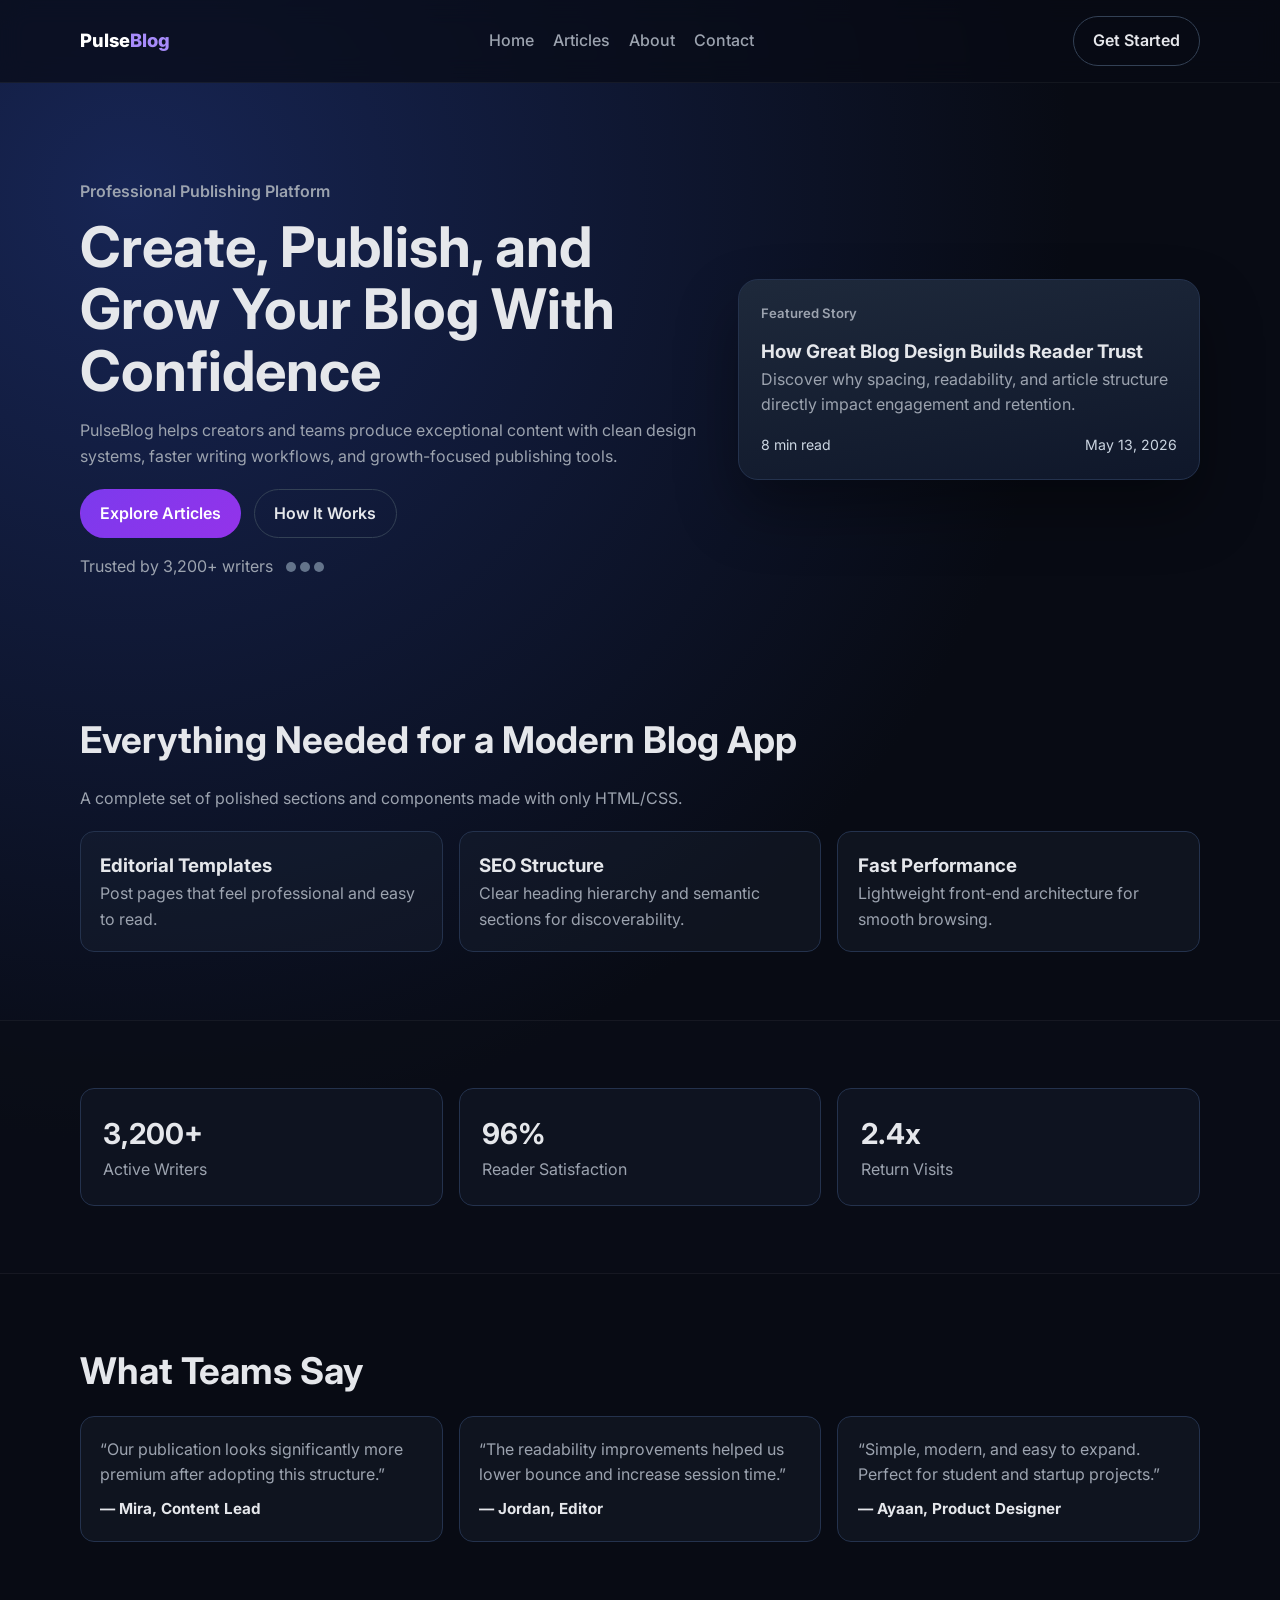
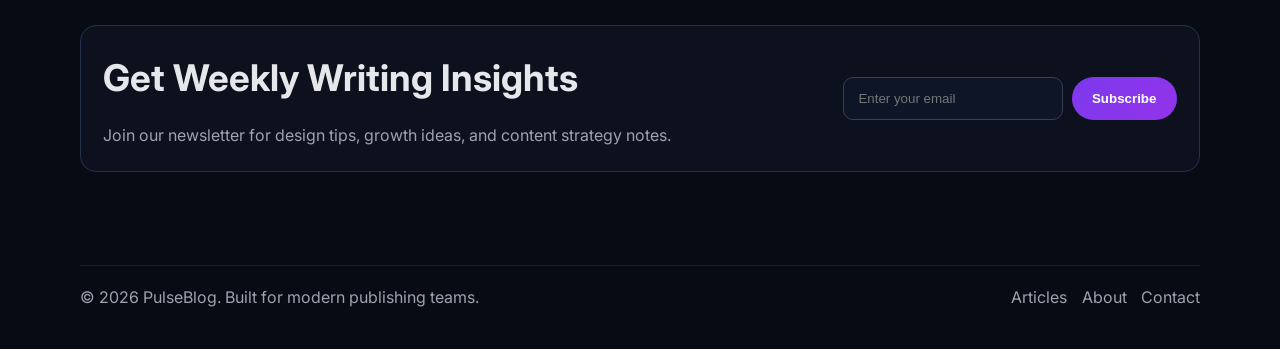
<file: index.html>
<!DOCTYPE html>
<html lang="en">
<head>
  <meta charset="UTF-8" />
  <meta name="viewport" content="width=device-width, initial-scale=1.0" />
  <title>PulseBlog — Modern Blog App Landing Page</title>
  <link rel="preconnect" href="https://fonts.googleapis.com">
  <link rel="preconnect" href="https://fonts.gstatic.com" crossorigin>
  <link href="https://fonts.googleapis.com/css2?family=Inter:wght@400;500;600;700;800&display=swap" rel="stylesheet">
  <link rel="stylesheet" href="style.css" />
</head>
<body>
  <header class="topbar">
    <div class="container nav-wrap">
      <a class="logo" href="index.html">Pulse<span>Blog</span></a>
      <nav class="nav-links">
        <a class="active-link" href="index.html">Home</a>
        <a href="blog.html">Articles</a>
        <a href="about.html">About</a>
        <a href="contact.html">Contact</a>
      </nav>
      <a href="contact.html" class="btn btn-outline">Get Started</a>
    </div>
  </header>

  <main>
    <section class="hero">
      <div class="container hero-grid">
        <div>
          <p class="eyebrow">Professional Publishing Platform</p>
          <h1>Create, Publish, and Grow Your Blog With Confidence</h1>
          <p>PulseBlog helps creators and teams produce exceptional content with clean design systems, faster writing workflows, and growth-focused publishing tools.</p>
          <div class="hero-actions">
            <a href="blog.html" class="btn btn-primary">Explore Articles</a>
            <a href="about.html" class="btn btn-ghost">How It Works</a>
          </div>
          <div class="trust-row">
            <span>Trusted by 3,200+ writers</span>
            <div class="dot-list"><span></span><span></span><span></span></div>
          </div>
        </div>

        <article class="hero-panel">
          <p class="eyebrow small">Featured Story</p>
          <h3>How Great Blog Design Builds Reader Trust</h3>
          <p>Discover why spacing, readability, and article structure directly impact engagement and retention.</p>
          <div class="meta-row"><span>8 min read</span><span>May 13, 2026</span></div>
        </article>
      </div>
    </section>

    <section class="section">
      <div class="container">
        <h2>Everything Needed for a Modern Blog App</h2>
        <p class="section-sub">A complete set of polished sections and components made with only HTML/CSS.</p>
        <div class="features-grid">
          <article class="feature-card"><h3>Editorial Templates</h3><p>Post pages that feel professional and easy to read.</p></article>
          <article class="feature-card"><h3>SEO Structure</h3><p>Clear heading hierarchy and semantic sections for discoverability.</p></article>
          <article class="feature-card"><h3>Fast Performance</h3><p>Lightweight front-end architecture for smooth browsing.</p></article>
        </div>
      </div>
    </section>

    <section class="section muted">
      <div class="container stats-grid">
        <div><strong>3,200+</strong><span>Active Writers</span></div>
        <div><strong>96%</strong><span>Reader Satisfaction</span></div>
        <div><strong>2.4x</strong><span>Return Visits</span></div>
      </div>
    </section>

    <section class="section">
      <div class="container testimonials">
        <h2>What Teams Say</h2>
        <div class="cards-3">
          <article class="quote-card"><p>“Our publication looks significantly more premium after adopting this structure.”</p><h4>— Mira, Content Lead</h4></article>
          <article class="quote-card"><p>“The readability improvements helped us lower bounce and increase session time.”</p><h4>— Jordan, Editor</h4></article>
          <article class="quote-card"><p>“Simple, modern, and easy to expand. Perfect for student and startup projects.”</p><h4>— Ayaan, Product Designer</h4></article>
        </div>
      </div>
    </section>

    <section class="section newsletter-wrap">
      <div class="container newsletter">
        <div>
          <h2>Get Weekly Writing Insights</h2>
          <p>Join our newsletter for design tips, growth ideas, and content strategy notes.</p>
        </div>
        <form class="newsletter-form">
          <input type="email" placeholder="Enter your email" />
          <button type="button" class="btn btn-primary">Subscribe</button>
        </form>
      </div>
    </section>
  </main>

  <footer class="footer">
    <div class="container footer-wrap">
      <p>© 2026 PulseBlog. Built for modern publishing teams.</p>
      <div class="footer-links">
        <a href="blog.html">Articles</a>
        <a href="about.html">About</a>
        <a href="contact.html">Contact</a>
      </div>
    </div>
  </footer>
</body>
</html>
</file>
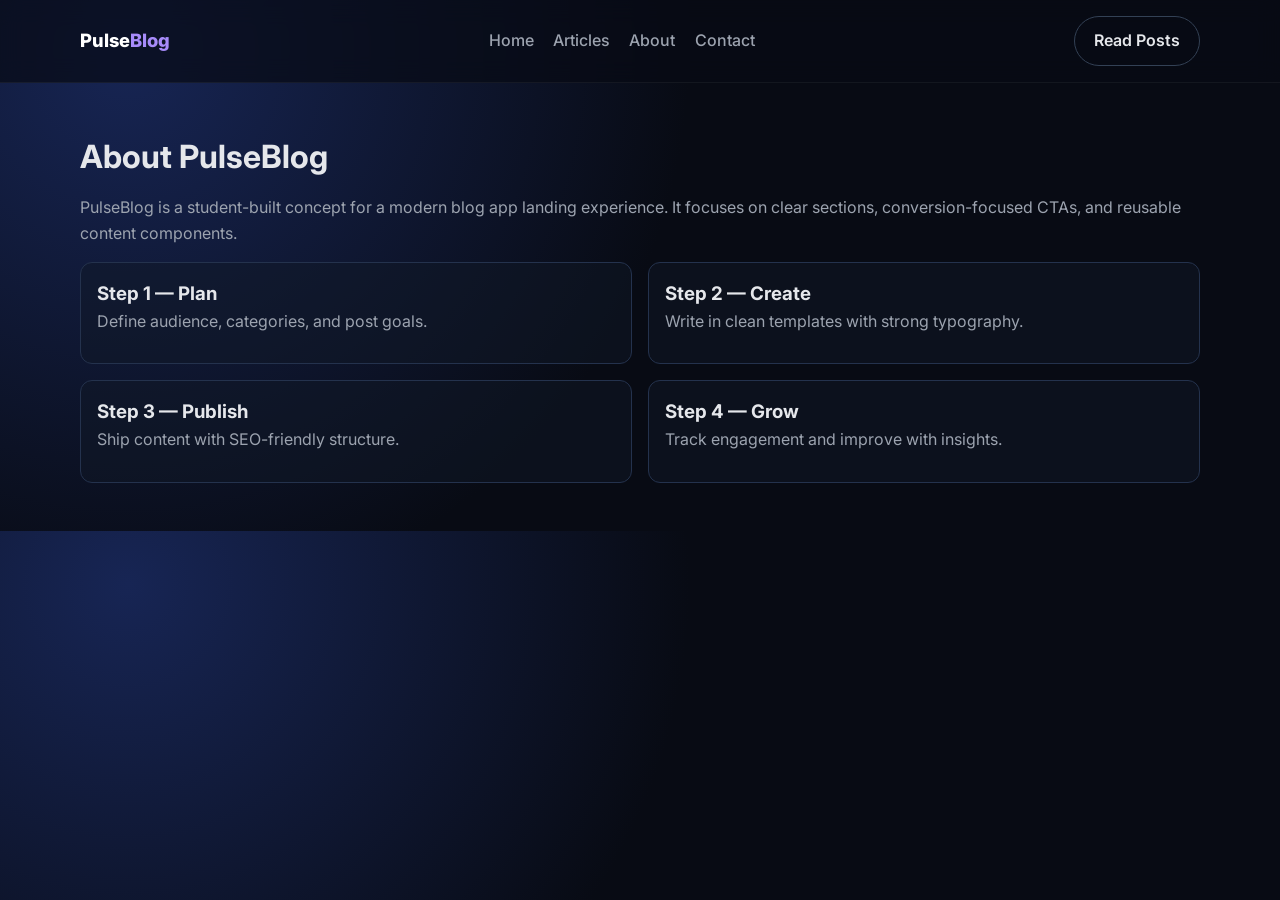
<file: about.html>
<!DOCTYPE html>
<html lang="en">
<head><meta charset="UTF-8" /><meta name="viewport" content="width=device-width, initial-scale=1.0" /><title>PulseBlog — About</title><link rel="preconnect" href="https://fonts.googleapis.com"><link rel="preconnect" href="https://fonts.gstatic.com" crossorigin><link href="https://fonts.googleapis.com/css2?family=Inter:wght@400;500;600;700;800&display=swap" rel="stylesheet"><link rel="stylesheet" href="style.css" /></head>
<body>
<header class="topbar"><div class="container nav-wrap"><a class="logo" href="index.html">Pulse<span>Blog</span></a><nav class="nav-links"><a href="index.html">Home</a><a href="blog.html">Articles</a><a class="active-link" href="about.html">About</a><a href="contact.html">Contact</a></nav><a href="blog.html" class="btn btn-outline">Read Posts</a></div></header>
<main class="container simple-page"><h1>About PulseBlog</h1><p>PulseBlog is a student-built concept for a modern blog app landing experience. It focuses on clear sections, conversion-focused CTAs, and reusable content components.</p><section class="timeline"><article><h3>Step 1 — Plan</h3><p>Define audience, categories, and post goals.</p></article><article><h3>Step 2 — Create</h3><p>Write in clean templates with strong typography.</p></article><article><h3>Step 3 — Publish</h3><p>Ship content with SEO-friendly structure.</p></article><article><h3>Step 4 — Grow</h3><p>Track engagement and improve with insights.</p></article></section></main>
</body>
</html>
</file>
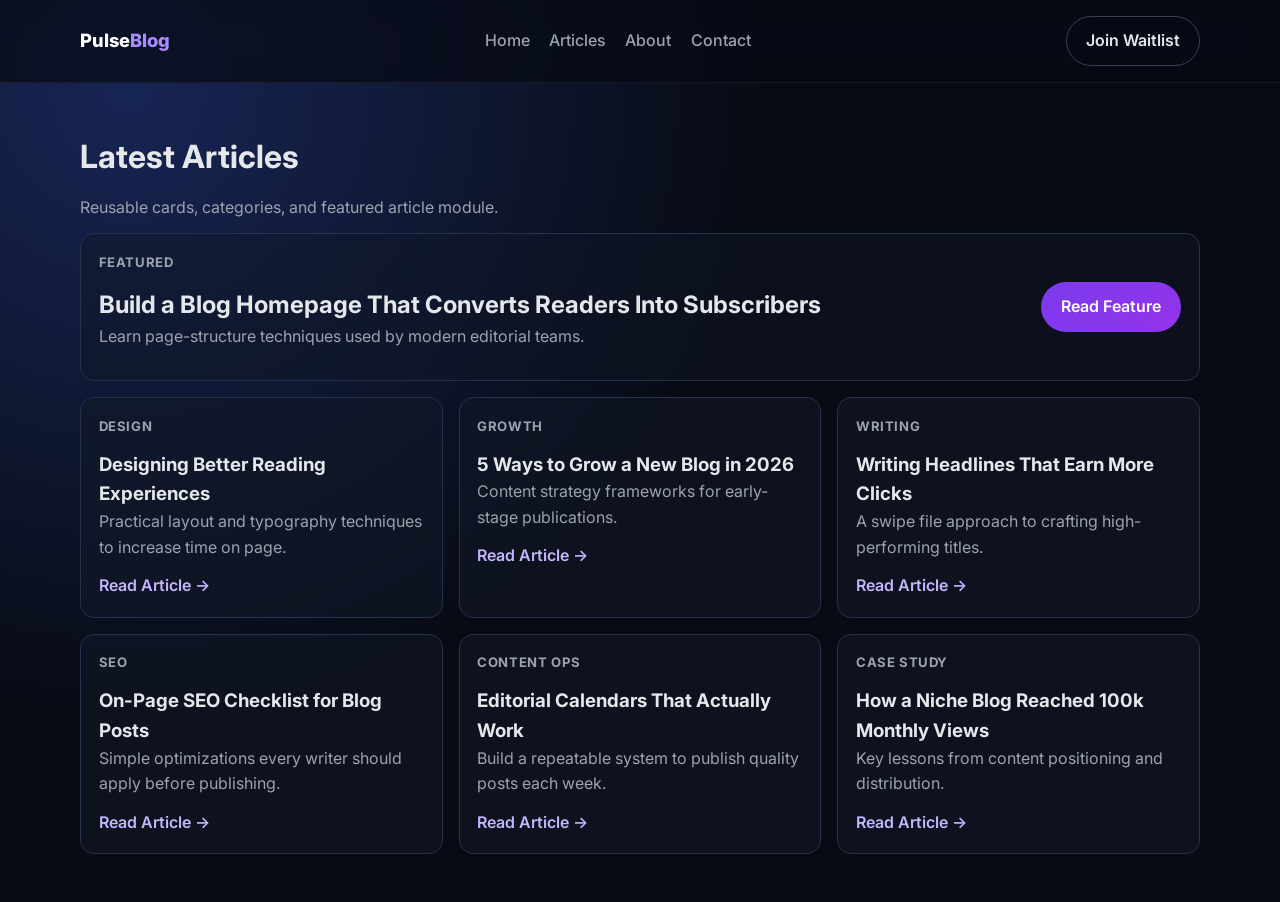
<file: blog.html>
<!DOCTYPE html>
<html lang="en">
<head>
  <meta charset="UTF-8" />
  <meta name="viewport" content="width=device-width, initial-scale=1.0" />
  <title>PulseBlog — Articles</title>
  <link rel="preconnect" href="https://fonts.googleapis.com">
  <link rel="preconnect" href="https://fonts.gstatic.com" crossorigin>
  <link href="https://fonts.googleapis.com/css2?family=Inter:wght@400;500;600;700;800&display=swap" rel="stylesheet">
  <link rel="stylesheet" href="style.css" />
</head>
<body>
  <header class="topbar">
    <div class="container nav-wrap">
      <a class="logo" href="index.html">Pulse<span>Blog</span></a>
      <nav class="nav-links">
        <a href="index.html">Home</a>
        <a class="active-link" href="blog.html">Articles</a>
        <a href="about.html">About</a>
        <a href="contact.html">Contact</a>
      </nav>
      <a href="contact.html" class="btn btn-outline">Join Waitlist</a>
    </div>
  </header>

  <main class="container simple-page">
    <h1>Latest Articles</h1>
    <p class="intro">Reusable cards, categories, and featured article module.</p>

    <section class="featured-post">
      <div>
        <p class="tag">Featured</p>
        <h2>Build a Blog Homepage That Converts Readers Into Subscribers</h2>
        <p>Learn page-structure techniques used by modern editorial teams.</p>
      </div>
      <a href="#" class="btn btn-primary">Read Feature</a>
    </section>

    <section class="posts-grid">
      <article class="post-card"><p class="tag">Design</p><h3>Designing Better Reading Experiences</h3><p>Practical layout and typography techniques to increase time on page.</p><a href="#">Read Article →</a></article>
      <article class="post-card"><p class="tag">Growth</p><h3>5 Ways to Grow a New Blog in 2026</h3><p>Content strategy frameworks for early-stage publications.</p><a href="#">Read Article →</a></article>
      <article class="post-card"><p class="tag">Writing</p><h3>Writing Headlines That Earn More Clicks</h3><p>A swipe file approach to crafting high-performing titles.</p><a href="#">Read Article →</a></article>
      <article class="post-card"><p class="tag">SEO</p><h3>On-Page SEO Checklist for Blog Posts</h3><p>Simple optimizations every writer should apply before publishing.</p><a href="#">Read Article →</a></article>
      <article class="post-card"><p class="tag">Content Ops</p><h3>Editorial Calendars That Actually Work</h3><p>Build a repeatable system to publish quality posts each week.</p><a href="#">Read Article →</a></article>
      <article class="post-card"><p class="tag">Case Study</p><h3>How a Niche Blog Reached 100k Monthly Views</h3><p>Key lessons from content positioning and distribution.</p><a href="#">Read Article →</a></article>
    </section>
  </main>
</body>
</html>
</file>
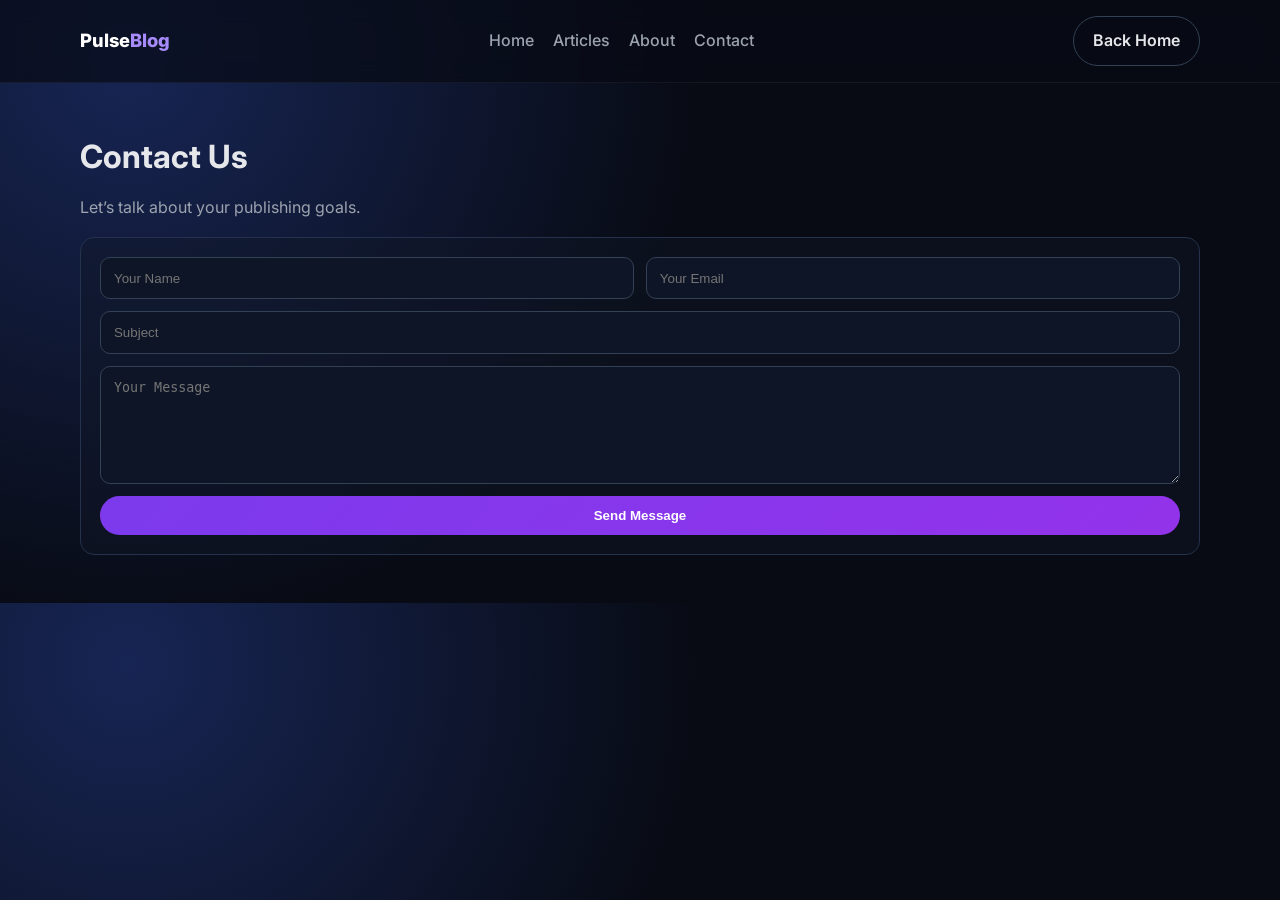
<file: contact.html>
<!DOCTYPE html>
<html lang="en">
<head><meta charset="UTF-8" /><meta name="viewport" content="width=device-width, initial-scale=1.0" /><title>PulseBlog — Contact</title><link rel="preconnect" href="https://fonts.googleapis.com"><link rel="preconnect" href="https://fonts.gstatic.com" crossorigin><link href="https://fonts.googleapis.com/css2?family=Inter:wght@400;500;600;700;800&display=swap" rel="stylesheet"><link rel="stylesheet" href="style.css" /></head>
<body>
<header class="topbar"><div class="container nav-wrap"><a class="logo" href="index.html">Pulse<span>Blog</span></a><nav class="nav-links"><a href="index.html">Home</a><a href="blog.html">Articles</a><a href="about.html">About</a><a class="active-link" href="contact.html">Contact</a></nav><a href="index.html" class="btn btn-outline">Back Home</a></div></header>
<main class="container simple-page"><h1>Contact Us</h1><p>Let’s talk about your publishing goals.</p><form class="contact-form"><div class="input-grid"><input type="text" placeholder="Your Name"><input type="email" placeholder="Your Email"></div><input type="text" placeholder="Subject"><textarea rows="6" placeholder="Your Message"></textarea><button type="button" class="btn btn-primary">Send Message</button></form></main>
</body>
</html>
</file>
<file: style.css>
:root{--bg:#080b14;--text:#e5e7eb;--muted:#9ca3af;--primary:#7c3aed;--primary-2:#9333ea;--line:#24324d;--white:#fff}
*{margin:0;padding:0;box-sizing:border-box}
body{font-family:'Inter',sans-serif;background:radial-gradient(circle at 10% 10%,#172554 0%,var(--bg) 45%);color:var(--text);line-height:1.6}
.container{width:min(1120px,92%);margin:0 auto}
.topbar{position:sticky;top:0;z-index:50;backdrop-filter:blur(12px);background:rgba(8,11,20,.7);border-bottom:1px solid rgba(255,255,255,.05)}
.nav-wrap{display:flex;align-items:center;justify-content:space-between;padding:1rem 0;gap:1rem}.logo{font-weight:800;font-size:1.15rem;text-decoration:none;color:var(--white)}.logo span{color:#a78bfa}.nav-links{display:flex;gap:1.2rem;flex-wrap:wrap}.nav-links a{color:var(--muted);text-decoration:none;font-weight:500}.nav-links a:hover,.active-link{color:var(--white)}
.btn{border:1px solid transparent;border-radius:999px;padding:.7rem 1.2rem;text-decoration:none;font-weight:600;transition:.25s;display:inline-flex;align-items:center;justify-content:center;cursor:pointer}.btn-primary{background:linear-gradient(135deg,var(--primary),var(--primary-2));color:var(--white)}.btn-primary:hover{filter:brightness(1.08);transform:translateY(-1px)}.btn-outline{border-color:#334155;color:var(--text)}.btn-outline:hover,.btn-ghost:hover{border-color:#64748b;background:rgba(255,255,255,.03)}.btn-ghost{color:var(--text);border-color:#334155}
.hero{padding:6rem 0 4rem}.hero-grid{display:grid;grid-template-columns:1.15fr .85fr;gap:2rem;align-items:center}.eyebrow{color:#a78bfa;font-weight:600;margin-bottom:.8rem}.eyebrow.small{font-size:.82rem}.hero h1{font-size:clamp(2rem,5vw,3.5rem);line-height:1.1;margin-bottom:1rem}.hero p{color:var(--muted)}.hero-actions{margin-top:1.2rem;display:flex;gap:.8rem;flex-wrap:wrap}.trust-row{margin-top:1rem;display:flex;align-items:center;gap:.8rem;color:var(--muted)}.dot-list span{display:inline-block;width:10px;height:10px;border-radius:50%;background:#64748b;margin-right:4px}
.hero-panel{background:linear-gradient(170deg,#1e293b 0%,#0f172a 100%);border:1px solid var(--line);border-radius:20px;padding:1.4rem;box-shadow:0 30px 60px rgba(0,0,0,.35)}.meta-row{margin-top:1rem;display:flex;justify-content:space-between;color:#cbd5e1;font-size:.88rem}
.section{padding:4.2rem 0}.section h2{font-size:clamp(1.5rem,4vw,2.3rem);margin-bottom:1rem}.section-sub{color:var(--muted);margin-bottom:1.2rem}.features-grid,.cards-3{display:grid;grid-template-columns:repeat(3,1fr);gap:1rem}.feature-card,.quote-card{padding:1.2rem;border-radius:14px;border:1px solid var(--line);background:rgba(30,41,59,.3)}.feature-card p,.quote-card p{color:var(--muted)}.quote-card h4{margin-top:.6rem;font-size:.95rem}
.muted{background:rgba(10,14,24,.7);border-top:1px solid rgba(255,255,255,.05);border-bottom:1px solid rgba(255,255,255,.05)}.stats-grid{display:grid;grid-template-columns:repeat(3,1fr);gap:1rem}.stats-grid div{background:rgba(17,24,39,.6);border:1px solid var(--line);padding:1.4rem;border-radius:14px}.stats-grid strong{display:block;font-size:1.8rem}.stats-grid span{color:var(--muted)}
.newsletter-wrap{padding-top:1rem}.newsletter{display:flex;justify-content:space-between;gap:1rem;align-items:center;padding:1.4rem;border:1px solid var(--line);border-radius:16px;background:rgba(17,24,39,.5)}.newsletter p{color:var(--muted)}.newsletter-form{display:flex;gap:.55rem}.newsletter-form input{padding:.8rem .9rem;border-radius:10px;border:1px solid #334155;background:#0e1526;color:#e5e7eb;min-width:220px}
.simple-page{padding:3rem 0}.simple-page h1{margin-bottom:.8rem}.intro,.simple-page p{color:var(--muted);margin-bottom:.8rem}.featured-post{display:flex;justify-content:space-between;gap:1rem;align-items:center;padding:1.1rem;border:1px solid var(--line);border-radius:14px;background:rgba(17,24,39,.45);margin-bottom:1rem}
.posts-grid{margin-top:1rem;display:grid;grid-template-columns:repeat(3,1fr);gap:1rem}.post-card{padding:1.1rem;border:1px solid var(--line);border-radius:14px;background:rgba(17,24,39,.55);transition:transform .25s ease,box-shadow .25s ease}.post-card:hover{transform:translateY(-4px);box-shadow:0 12px 24px rgba(0,0,0,.3)}.tag{color:#c4b5fd;font-weight:700;font-size:.82rem;text-transform:uppercase;letter-spacing:.6px;margin-bottom:.45rem}.post-card a{color:#c4b5fd;text-decoration:none;font-weight:600}
.timeline{display:grid;grid-template-columns:repeat(2,1fr);gap:1rem;margin-top:1rem}.timeline article{padding:1rem;border:1px solid var(--line);border-radius:12px;background:rgba(17,24,39,.5)}
.contact-form{margin-top:1rem;display:grid;gap:.75rem;padding:1.2rem;border:1px solid var(--line);border-radius:14px;background:rgba(17,24,39,.45)}.input-grid{display:grid;grid-template-columns:repeat(2,1fr);gap:.75rem}.contact-form input,.contact-form textarea{padding:.8rem;border-radius:10px;border:1px solid #334155;background:#0e1526;color:#e5e7eb}
.footer{padding:1.6rem 0 2.4rem}.footer-wrap{border-top:1px solid rgba(255,255,255,.07);padding-top:1.2rem;display:flex;justify-content:space-between;align-items:center;gap:1rem;color:var(--muted)}.footer-links{display:flex;gap:.9rem}.footer-links a{color:var(--muted);text-decoration:none}
@media (max-width:900px){.hero-grid,.features-grid,.stats-grid,.posts-grid,.cards-3,.timeline,.input-grid{grid-template-columns:1fr}.featured-post,.newsletter{flex-direction:column;align-items:flex-start}.nav-links{display:none}.hero{padding-top:4rem}}
</file>
